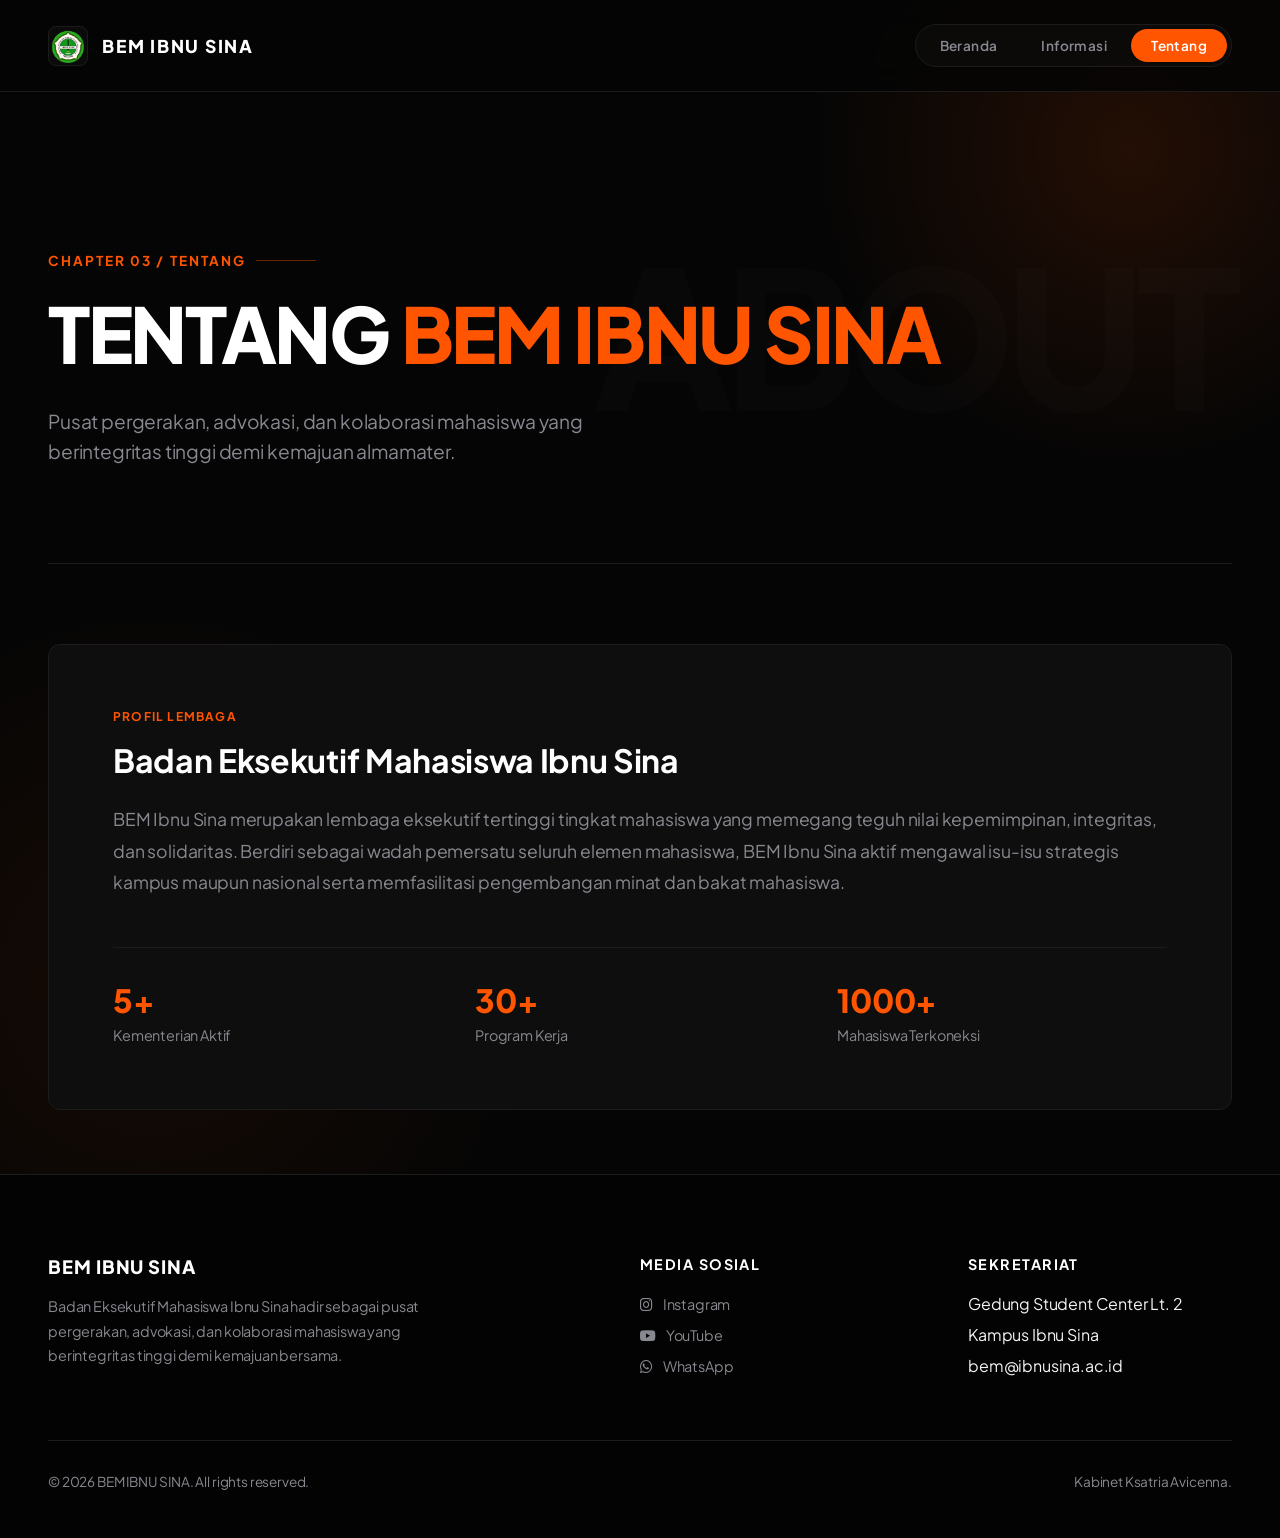
<file: about.html>
<!DOCTYPE html>
<html lang="id">
<head>
    <meta charset="UTF-8">
    <meta name="viewport" content="width=device-width, initial-scale=1.0">
    <title>Tentang Kami — BEM IBNU SINA</title>
    <link href="https://fonts.googleapis.com/css2?family=Plus+Jakarta+Sans:wght@300;400;500;600;700;800&display=swap" rel="stylesheet">
    <link rel="stylesheet" href="https://cdnjs.cloudflare.com/ajax/libs/font-awesome/6.4.0/css/all.min.css">
    <link rel="stylesheet" href="style.css">
    <style>
        .mobile-nav {
            display: none;
            position: fixed;
            bottom: 0;
            left: 0;
            width: 100%;
            background: rgba(10, 10, 10, 0.95);
            backdrop-filter: blur(12px);
            border-top: 1px solid var(--border-subtle);
            z-index: 1000;
            padding: 0.75rem 1rem;
            justify-content: space-around;
        }

        .mobile-nav-btn {
            background: none;
            border: none;
            color: var(--text-muted);
            font-size: 0.75rem;
            font-weight: 600;
            display: flex;
            flex-direction: column;
            align-items: center;
            gap: 4px;
            cursor: pointer;
            text-decoration: none;
            transition: color 0.2s;
        }

        .mobile-nav-btn i {
            font-size: 1.1rem;
        }

        .mobile-nav-btn.active {
            color: var(--accent-ember);
        }

        @media(max-width: 768px) {
            .mobile-nav {
                display: flex;
            }
            body {
                padding-bottom: 70px;
            }
        }
    </style>
</head>
<body>

    <!-- Header -->
    <header>
        <div class="nav-container">
            <a href="index.html" class="brand">
                <div class="brand-logo-box">
                    <img src="logobem-removebg-preview.png" alt="Logo BEM" onerror="this.style.display='none'">
                </div>
                <div class="brand-title">BEM IBNU SINA</div>
            </a>
            <nav>
                <a href="index.html" class="nav-tab">Beranda</a>
                <a href="informasi.html" class="nav-tab">Informasi</a>
                <a href="about.html" class="nav-tab active">Tentang</a>
            </nav>
        </div>
    </header>

    <!-- Main Content -->
    <main>
        <div class="tab-content active">
            <section class="hero">
                <div class="chapter-number">Chapter 03 / Tentang</div>
                <h1>TENTANG <span>BEM IBNU SINA</span></h1>
                <p>Pusat pergerakan, advokasi, dan kolaborasi mahasiswa yang berintegritas tinggi demi kemajuan almamater.</p>
                <div class="ghost-watermark">ABOUT</div>
            </section>

            <div class="card" style="padding: 4rem;">
                <div class="card-tag">Profil Lembaga</div>
                <h3 style="font-size: 2rem; margin-bottom: 1.5rem;">Badan Eksekutif Mahasiswa Ibnu Sina</h3>
                <p style="font-size: 1.1rem; line-height: 1.8; margin-bottom: 3rem;">
                    BEM Ibnu Sina merupakan lembaga eksekutif tertinggi tingkat mahasiswa yang memegang teguh nilai kepemimpinan, integritas, dan solidaritas. Berdiri sebagai wadah pemersatu seluruh elemen mahasiswa, BEM Ibnu Sina aktif mengawal isu-isu strategis kampus maupun nasional serta memfasilitasi pengembangan minat dan bakat mahasiswa.
                </p>
                <div style="display: grid; grid-template-columns: repeat(3, 1fr); gap: 2rem; border-top: 1px solid var(--border-subtle); padding-top: 2rem;">
                    <div>
                        <h4 style="color: var(--accent-ember); font-size: 2rem; font-weight: 800; margin-bottom: 4px;">5+</h4>
                        <span style="color: var(--text-muted); font-size: 0.9rem;">Kementerian Aktif</span>
                    </div>
                    <div>
                        <h4 style="color: var(--accent-ember); font-size: 2rem; font-weight: 800; margin-bottom: 4px;">30+</h4>
                        <span style="color: var(--text-muted); font-size: 0.9rem;">Program Kerja</span>
                    </div>
                    <div>
                        <h4 style="color: var(--accent-ember); font-size: 2rem; font-weight: 800; margin-bottom: 4px;">1000+</h4>
                        <span style="color: var(--text-muted); font-size: 0.9rem;">Mahasiswa Terkoneksi</span>
                    </div>
                </div>
            </div>
        </div>
    </main>

    <!-- Mobile Bottom Navigation Bar -->
    <div class="mobile-nav">
        <a href="index.html" class="mobile-nav-btn">
            <i class="fa-solid fa-house"></i>
            <span>Beranda</span>
        </a>
        <a href="informasi.html" class="mobile-nav-btn">
            <i class="fa-solid fa-newspaper"></i>
            <span>Informasi</span>
        </a>
        <a href="about.html" class="mobile-nav-btn active">
            <i class="fa-solid fa-circle-info"></i>
            <span>Tentang</span>
        </a>
    </div>

    <!-- Footer -->
    <footer>
        <div class="footer-container">
            <div class="footer-brand-col">
                <h3>BEM IBNU SINA</h3>
                <p>Badan Eksekutif Mahasiswa Ibnu Sina hadir sebagai pusat pergerakan, advokasi, dan kolaborasi mahasiswa yang berintegritas tinggi demi kemajuan bersama.</p>
            </div>
            <div class="footer-col">
                <h4>Media Sosial</h4>
                <ul class="footer-links">
                    <li><a href="https://instagram.com" target="_blank"><i class="fa-brands fa-instagram" style="margin-right: 8px;"></i> Instagram</a></li>
                    <li><a href="https://youtube.com" target="_blank"><i class="fa-brands fa-youtube" style="margin-right: 8px;"></i> YouTube</a></li>
                    <li><a href="https://whatsapp.com" target="_blank"><i class="fa-brands fa-whatsapp" style="margin-right: 8px;"></i> WhatsApp</a></li>
                </ul>
            </div>
            <div class="footer-col">
                <h4>Sekretariat</h4>
                <ul class="footer-links">
                    <li>Gedung Student Center Lt. 2</li>
                    <li>Kampus Ibnu Sina</li>
                    <li>bem@ibnusina.ac.id</li>
                </ul>
            </div>
        </div>
        <div class="footer-bottom">
            <div>&copy; 2026 BEM IBNU SINA. All rights reserved.</div>
            <div>Kabinet Ksatria Avicenna.</div>
        </div>
    </footer>
</body>
</html>
</file>
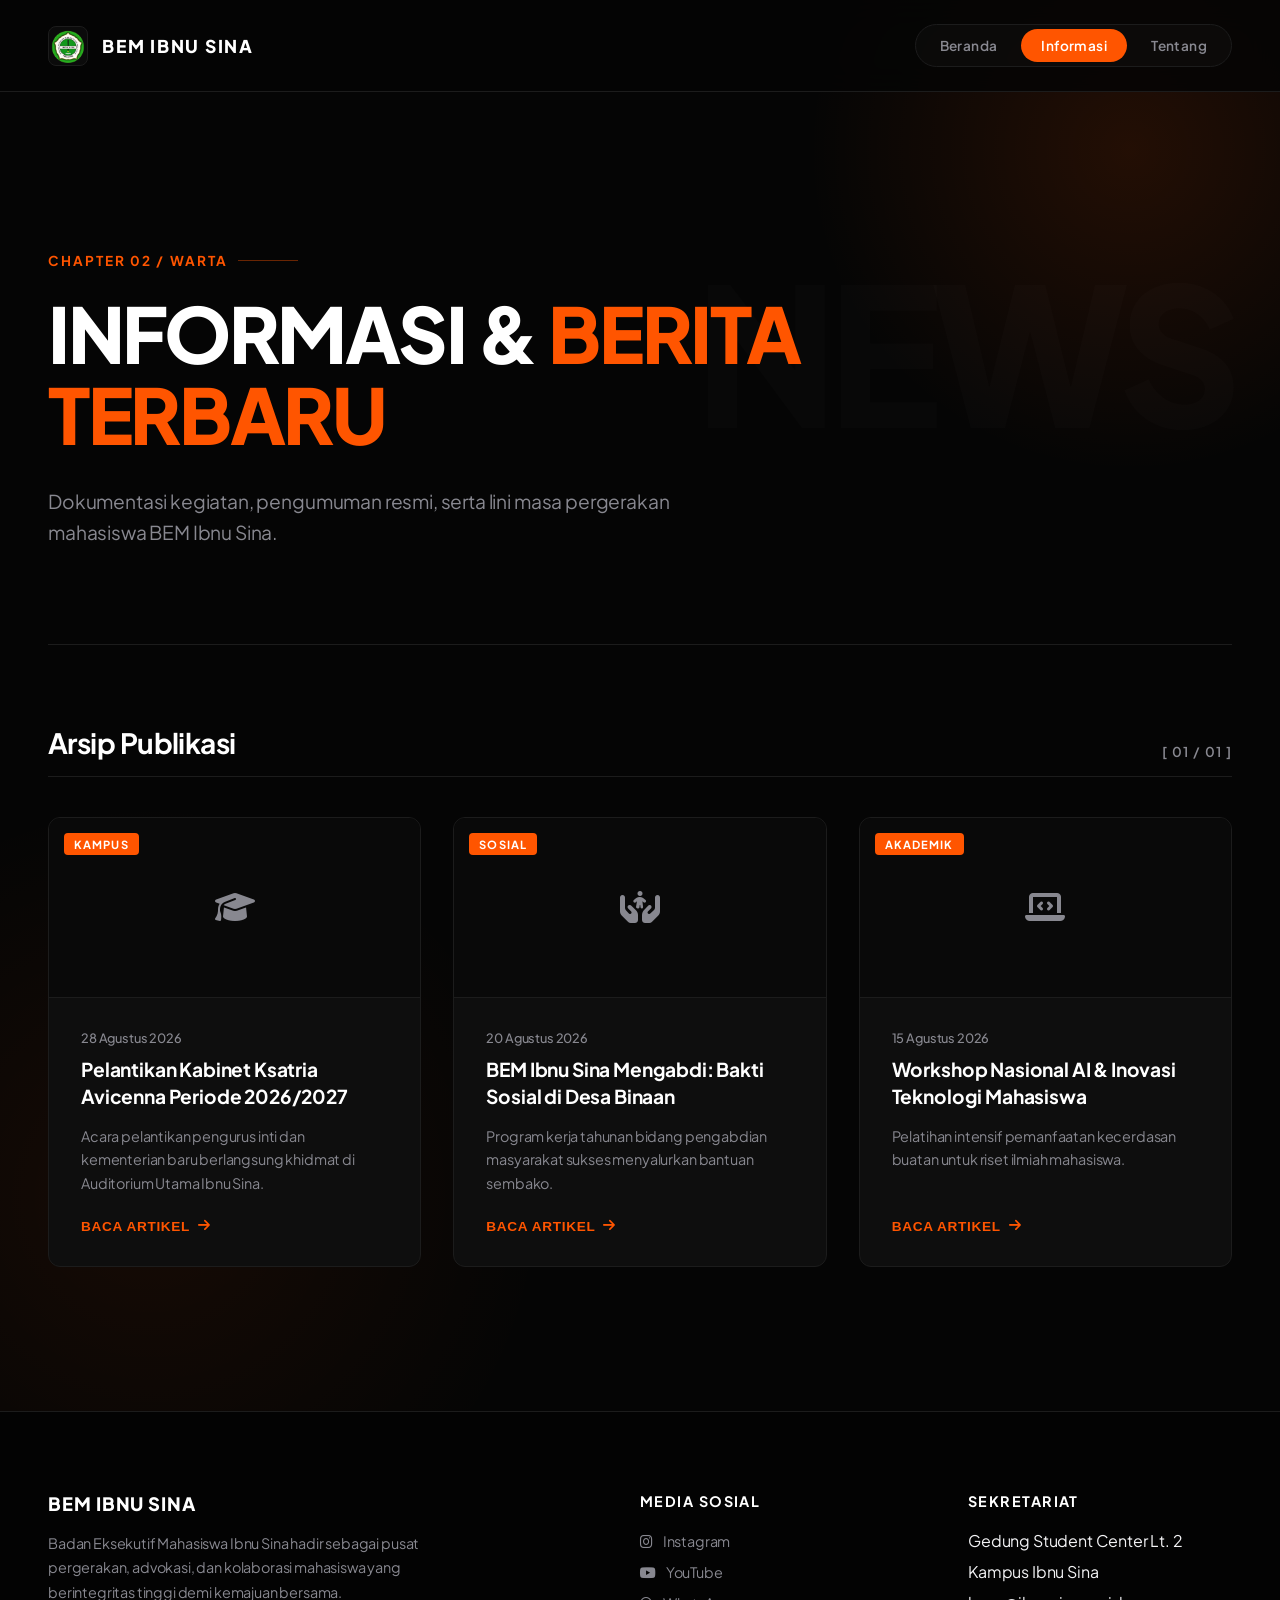
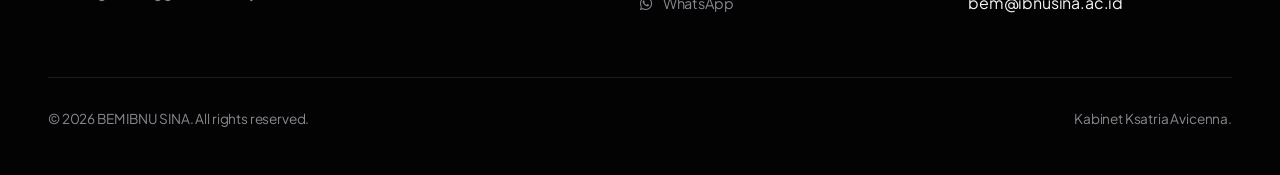
<file: informasi.html>
<!DOCTYPE html>
<html lang="id">
<head>
    <meta charset="UTF-8">
    <meta name="viewport" content="width=device-width, initial-scale=1.0">
    <title>Informasi & Berita — BEM IBNU SINA</title>
    <link href="https://fonts.googleapis.com/css2?family=Plus+Jakarta+Sans:wght@300;400;500;600;700;800&display=swap" rel="stylesheet">
    <link rel="stylesheet" href="https://cdnjs.cloudflare.com/ajax/libs/font-awesome/6.4.0/css/all.min.css">
    <link rel="stylesheet" href="style.css">
    <style>
        .mobile-nav {
            display: none;
            position: fixed;
            bottom: 0;
            left: 0;
            width: 100%;
            background: rgba(10, 10, 10, 0.95);
            backdrop-filter: blur(12px);
            border-top: 1px solid var(--border-subtle);
            z-index: 1000;
            padding: 0.75rem 1rem;
            justify-content: space-around;
        }

        .mobile-nav-btn {
            background: none;
            border: none;
            color: var(--text-muted);
            font-size: 0.75rem;
            font-weight: 600;
            display: flex;
            flex-direction: column;
            align-items: center;
            gap: 4px;
            cursor: pointer;
            text-decoration: none;
            transition: color 0.2s;
        }

        .mobile-nav-btn i {
            font-size: 1.1rem;
        }

        .mobile-nav-btn.active {
            color: var(--accent-ember);
        }

        @media(max-width: 768px) {
            .mobile-nav {
                display: flex;
            }
            body {
                padding-bottom: 70px;
            }
        }
    </style>
</head>
<body>

    <!-- Header -->
    <header>
        <div class="nav-container">
            <a href="index.html" class="brand">
                <div class="brand-logo-box">
                    <img src="logobem-removebg-preview.png" alt="Logo BEM" onerror="this.style.display='none'">
                </div>
                <div class="brand-title">BEM IBNU SINA</div>
            </a>
            <nav>
                <a href="index.html" class="nav-tab">Beranda</a>
                <a href="informasi.html" class="nav-tab active">Informasi</a>
                <a href="about.html" class="nav-tab">Tentang</a>
            </nav>
        </div>
    </header>

    <!-- Main Content -->
    <main>
        <div class="tab-content active">
            <section class="hero">
                <div class="chapter-number">Chapter 02 / Warta</div>
                <h1>INFORMASI & <span>BERITA TERBARU</span></h1>
                <p>Dokumentasi kegiatan, pengumuman resmi, serta lini masa pergerakan mahasiswa BEM Ibnu Sina.</p>
                <div class="ghost-watermark">NEWS</div>
            </section>

            <div class="section-title-wrap">
                <h2>Arsip Publikasi</h2>
                <div class="section-counter">[ 01 / 01 ]</div>
            </div>
            <div class="grid-3">
                <div class="news-card">
                    <div class="news-header-box">
                        <span class="news-badge">Kampus</span>
                        <i class="fa-solid fa-graduation-cap"></i>
                    </div>
                    <div class="news-content">
                        <div class="news-date">28 Agustus 2026</div>
                        <h3>Pelantikan Kabinet Ksatria Avicenna Periode 2026/2027</h3>
                        <p>Acara pelantikan pengurus inti dan kementerian baru berlangsung khidmat di Auditorium Utama Ibnu Sina.</p>
                        <button class="btn-text" onclick="alert('Membuka berita...')">Baca Artikel <i class="fa-solid fa-arrow-right"></i></button>
                    </div>
                </div>

                <div class="news-card">
                    <div class="news-header-box">
                        <span class="news-badge">Sosial</span>
                        <i class="fa-solid fa-hands-holding-child"></i>
                    </div>
                    <div class="news-content">
                        <div class="news-date">20 Agustus 2026</div>
                        <h3>BEM Ibnu Sina Mengabdi: Bakti Sosial di Desa Binaan</h3>
                        <p>Program kerja tahunan bidang pengabdian masyarakat sukses menyalurkan bantuan sembako.</p>
                        <button class="btn-text" onclick="alert('Membuka berita...')">Baca Artikel <i class="fa-solid fa-arrow-right"></i></button>
                    </div>
                </div>

                <div class="news-card">
                    <div class="news-header-box">
                        <span class="news-badge">Akademik</span>
                        <i class="fa-solid fa-laptop-code"></i>
                    </div>
                    <div class="news-content">
                        <div class="news-date">15 Agustus 2026</div>
                        <h3>Workshop Nasional AI & Inovasi Teknologi Mahasiswa</h3>
                        <p>Pelatihan intensif pemanfaatan kecerdasan buatan untuk riset ilmiah mahasiswa.</p>
                        <button class="btn-text" onclick="alert('Membuka berita...')">Baca Artikel <i class="fa-solid fa-arrow-right"></i></button>
                    </div>
                </div>
            </div>
        </div>
    </main>

    <!-- Mobile Bottom Navigation Bar -->
    <div class="mobile-nav">
        <a href="index.html" class="mobile-nav-btn">
            <i class="fa-solid fa-house"></i>
            <span>Beranda</span>
        </a>
        <a href="informasi.html" class="mobile-nav-btn active">
            <i class="fa-solid fa-newspaper"></i>
            <span>Informasi</span>
        </a>
        <a href="about.html" class="mobile-nav-btn">
            <i class="fa-solid fa-circle-info"></i>
            <span>Tentang</span>
        </a>
    </div>

    <!-- Footer -->
    <footer>
        <div class="footer-container">
            <div class="footer-brand-col">
                <h3>BEM IBNU SINA</h3>
                <p>Badan Eksekutif Mahasiswa Ibnu Sina hadir sebagai pusat pergerakan, advokasi, dan kolaborasi mahasiswa yang berintegritas tinggi demi kemajuan bersama.</p>
            </div>
            <div class="footer-col">
                <h4>Media Sosial</h4>
                <ul class="footer-links">
                    <li><a href="https://instagram.com" target="_blank"><i class="fa-brands fa-instagram" style="margin-right: 8px;"></i> Instagram</a></li>
                    <li><a href="https://youtube.com" target="_blank"><i class="fa-brands fa-youtube" style="margin-right: 8px;"></i> YouTube</a></li>
                    <li><a href="https://whatsapp.com" target="_blank"><i class="fa-brands fa-whatsapp" style="margin-right: 8px;"></i> WhatsApp</a></li>
                </ul>
            </div>
            <div class="footer-col">
                <h4>Sekretariat</h4>
                <ul class="footer-links">
                    <li>Gedung Student Center Lt. 2</li>
                    <li>Kampus Ibnu Sina</li>
                    <li>bem@ibnusina.ac.id</li>
                </ul>
            </div>
        </div>
        <div class="footer-bottom">
            <div>&copy; 2026 BEM IBNU SINA. All rights reserved.</div>
            <div>Kabinet Ksatria Avicenna.</div>
        </div>
    </footer>
</body>
</html>
</file>
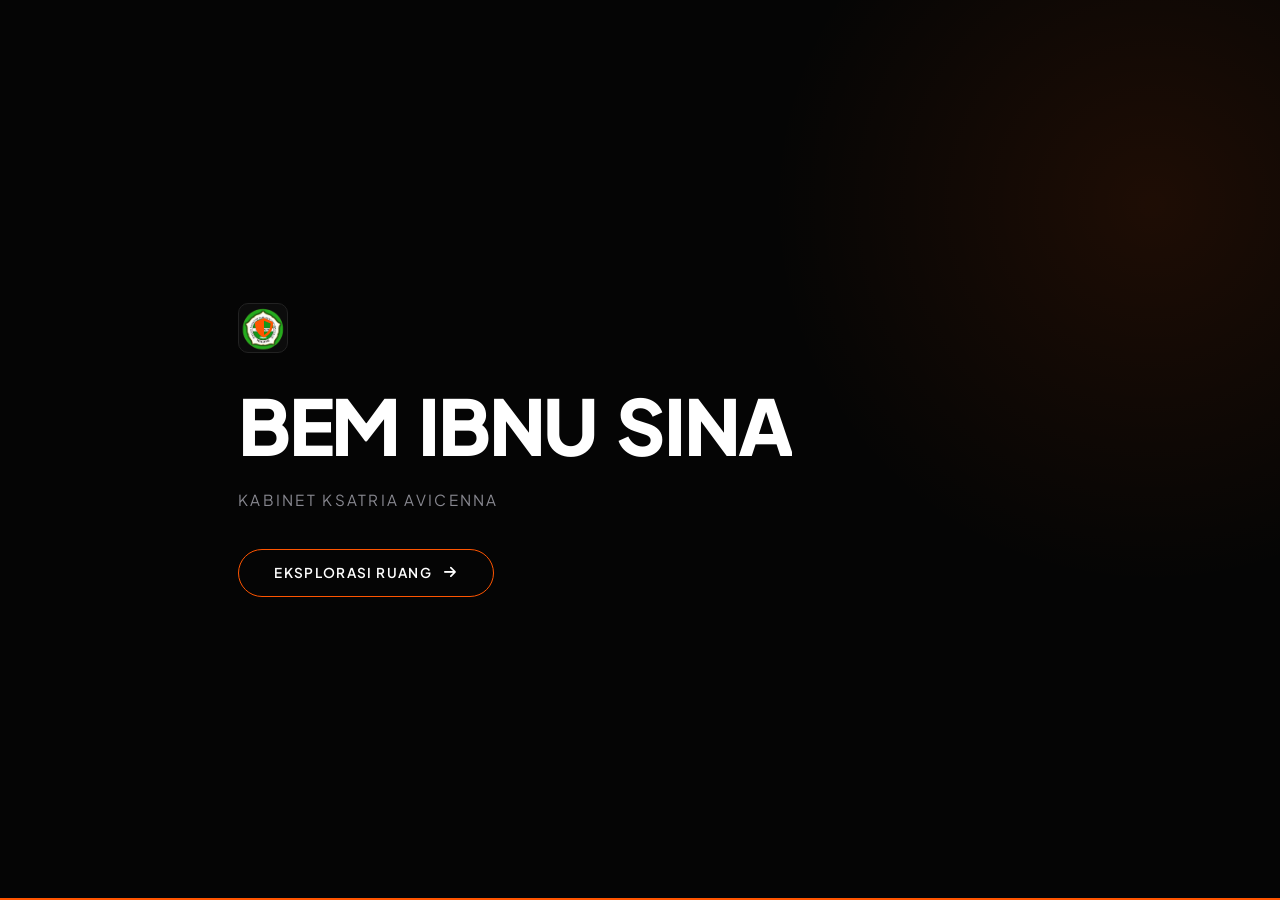
<file: opening.html>
<!DOCTYPE html>
<html lang="id">
<head>
    <meta charset="UTF-8">
    <meta name="viewport" content="width=device-width, initial-scale=1.0">
    <title>BEM IBNU SINA | Ksatria Avicenna</title>
    <link href="https://fonts.googleapis.com/css2?family=Plus+Jakarta+Sans:wght@300;400;500;600;700;800&display=swap" rel="stylesheet">
    <link rel="stylesheet" href="https://cdnjs.cloudflare.com/ajax/libs/font-awesome/6.4.0/css/all.min.css">
    <style>
        :root {
            --bg-base: #050505;
            --accent-ember: #ff5500;
            --text-main: #f3f3f5;
            --text-muted: #888890;
        }

        * {
            margin: 0;
            padding: 0;
            box-sizing: border-box;
        }

        body {
            font-family: 'Plus Jakarta Sans', sans-serif;
            background-color: var(--bg-base);
            color: var(--text-main);
            height: 100vh;
            display: flex;
            align-items: center;
            justify-content: center;
            overflow: hidden;
            position: relative;
        }

        /* Ambient Ember Silhouette */
        body::before {
            content: '';
            position: absolute;
            top: -20vh;
            right: -20vw;
            width: 60vw;
            height: 60vw;
            background: radial-gradient(circle, rgba(255, 85, 0, 0.1) 0%, rgba(5, 5, 5, 0) 70%);
            z-index: 0;
            pointer-events: none;
        }

        .opening-wrapper {
            position: relative;
            z-index: 2;
            display: flex;
            flex-direction: column;
            align-items: flex-start;
            max-width: 900px;
            width: 100%;
            padding: 0 3rem;
        }

        @media(max-width: 768px) {
            .opening-wrapper {
                padding: 0 1.5rem;
                align-items: center;
                text-align: center;
            }
        }

        /* Minimal Logo Reveal */
        .opening-logo {
            width: 50px;
            height: 50px;
            background: rgba(255, 255, 255, 0.03);
            border: 1px solid #222;
            border-radius: 10px;
            display: flex;
            align-items: center;
            justify-content: center;
            color: var(--accent-ember);
            font-size: 1.2rem;
            margin-bottom: 2rem;
            opacity: 0;
            transform: translateY(20px);
            animation: cubicReveal 0.8s cubic-bezier(0.16, 1, 0.3, 1) 0.2s forwards;
            overflow: hidden;
        }

        .opening-logo img {
            width: 100%;
            height: 100%;
            object-fit: contain;
        }

        /* Kinetic Staggered Title */
        .opening-title {
            font-size: clamp(2.5rem, 6vw, 5.5rem);
            font-weight: 800;
            letter-spacing: -0.03em;
            line-height: 1.05;
            color: #fff;
            margin-bottom: 1.5rem;
            display: flex;
            flex-wrap: wrap;
            gap: 0.25em;
        }

        .word {
            display: inline-flex;
            overflow: hidden;
        }

        .char {
            display: inline-block;
            opacity: 0;
            transform: translateY(60px);
            animation: charReveal 0.8s cubic-bezier(0.16, 1, 0.3, 1) forwards;
        }

        /* Stagger Delays calculated per character */
        .char:nth-child(1)  { animation-delay: 0.4s; }
        .char:nth-child(2)  { animation-delay: 0.45s; }
        .char:nth-child(3)  { animation-delay: 0.5s; }
        .char:nth-child(4)  { animation-delay: 0.55s; }
        .char:nth-child(5)  { animation-delay: 0.6s; }
        .char:nth-child(6)  { animation-delay: 0.65s; }
        .char:nth-child(7)  { animation-delay: 0.7s; }
        .char:nth-child(8)  { animation-delay: 0.75s; }
        .char:nth-child(9)  { animation-delay: 0.8s; }
        .char:nth-child(10) { animation-delay: 0.85s; }
        .char:nth-child(11) { animation-delay: 0.9s; }
        .char:nth-child(12) { animation-delay: 0.95s; }

        .highlight {
            color: var(--accent-ember);
        }

        @keyframes charReveal {
            0% { opacity: 0; transform: translateY(60px); }
            100% { opacity: 1; transform: translateY(0); }
        }

        @keyframes cubicReveal {
            0% { opacity: 0; transform: translateY(20px); }
            100% { opacity: 1; transform: translateY(0); }
        }

        /* Subtitle */
        .opening-subtitle {
            font-size: 0.95rem;
            color: var(--text-muted);
            letter-spacing: 0.15em;
            text-transform: uppercase;
            margin-bottom: 2.5rem;
            opacity: 0;
            transform: translateY(20px);
            animation: cubicReveal 0.8s cubic-bezier(0.16, 1, 0.3, 1) 1.1s forwards;
        }

        /* Action link */
        .opening-action {
            opacity: 0;
            transform: translateY(20px);
            animation: cubicReveal 0.8s cubic-bezier(0.16, 1, 0.3, 1) 1.4s forwards;
        }

        .btn-enter {
            background: transparent;
            border: 1px solid var(--accent-ember);
            color: #fff;
            padding: 0.9rem 2.2rem;
            border-radius: 100px;
            font-weight: 600;
            font-size: 0.85rem;
            letter-spacing: 0.1em;
            text-transform: uppercase;
            cursor: pointer;
            text-decoration: none;
            display: inline-flex;
            align-items: center;
            gap: 12px;
            transition: all 0.3s cubic-bezier(0.16, 1, 0.3, 1);
        }

        .btn-enter:hover {
            background: var(--accent-ember);
            border-color: var(--accent-ember);
            padding-left: 2.6rem;
            padding-right: 2.6rem;
        }

        /* Progress / Timer bar at bottom */
        .progress-bar {
            position: absolute;
            bottom: 0;
            left: 0;
            height: 2px;
            background: var(--accent-ember);
            width: 0%;
            animation: loadProgress 4.5s linear 1.5s forwards;
        }

        @keyframes loadProgress {
            0% { width: 0%; }
            100% { width: 100%; }
        }

        /* Curtain Transition Overlay */
        .transition-overlay {
            position: fixed;
            top: 0;
            left: 0;
            width: 100%;
            height: 100%;
            background: var(--bg-base);
            z-index: 9999;
            pointer-events: none;
            opacity: 0;
            transition: opacity 0.6s cubic-bezier(0.16, 1, 0.3, 1);
        }

        .transition-overlay.active {
            opacity: 1;
            pointer-events: all;
        }
    </style>
</head>
<body>

    <div class="transition-overlay" id="overlay"></div>

    <div class="opening-wrapper">
        <div class="opening-logo">
            <img src="logobem-removebg-preview.png" alt="Logo">
            <i class="fa-solid fa-shield-halved" style="position:absolute;"></i>
        </div>

        <h1 class="opening-title">
            <span class="word">
                <span class="char">B</span><span class="char">E</span><span class="char">M</span>
            </span>
            <span class="word">
                <span class="char">I</span><span class="char">B</span><span class="char">N</span><span class="char">U</span>
            </span>
            <span class="word">
                <span class="char">S</span><span class="char">I</span><span class="char">N</span><span class="char">A</span>
            </span>
        </h1>

        <div class="opening-subtitle">Kabinet Ksatria Avicenna</div>

        <div class="opening-action">
            <a href="index.html" class="btn-enter" id="enterBtn">
                Eksplorasi Ruang <i class="fa-solid fa-arrow-right"></i>
            </a>
        </div>
    </div>

    <div class="progress-bar"></div>

    <script>
        const enterBtn = document.getElementById('enterBtn');
        const overlay = document.getElementById('overlay');

        function goToMain(e) {
            if (e) e.preventDefault();
            overlay.classList.add('active');
            setTimeout(() => {
                window.location.href = 'index.html';
            }, 600);
        }

        enterBtn.addEventListener('click', goToMain);

        // Auto redirect after progress bar completes (~6 seconds total)
        setTimeout(() => {
            goToMain();
        }, 6000);
    </script>
</body>
</html>
</file>
<file: style.css>
:root {
    --bg-base: #050505;
    --bg-surface: #0e0e0e;
    --border-subtle: #1c1c1c;
    --border-hover: #333333;
    --accent-ember: #ff5500;
    --text-main: #f3f3f5;
    --text-muted: #888890;
}

* {
    margin: 0;
    padding: 0;
    box-sizing: border-box;
}

body {
    font-family: 'Plus Jakarta Sans', sans-serif;
    background-color: var(--bg-base);
    color: var(--text-main);
    min-height: 100vh;
    display: flex;
    flex-direction: column;
    position: relative;
    overflow-x: hidden;
    letter-spacing: -0.01em;
}

/* One Ember Signal / Orange Silhouette Background */
body::before {
    content: '';
    position: absolute;
    top: -200px;
    right: -200px;
    width: 700px;
    height: 700px;
    background: radial-gradient(circle, rgba(255, 85, 0, 0.12) 0%, rgba(5, 5, 5, 0) 65%);
    z-index: 0;
    pointer-events: none;
}

body::after {
    content: '';
    position: absolute;
    bottom: 10%;
    left: -250px;
    width: 800px;
    height: 800px;
    background: radial-gradient(circle, rgba(255, 85, 0, 0.07) 0%, rgba(5, 5, 5, 0) 70%);
    z-index: 0;
    pointer-events: none;
}

/* Header / Navigation */
header {
    position: sticky;
    top: 0;
    z-index: 1000;
    background: rgba(5, 5, 5, 0.85);
    backdrop-filter: blur(16px);
    border-bottom: 1px solid var(--border-subtle);
}

.nav-container {
    max-width: 1400px;
    margin: 0 auto;
    padding: 1.5rem 3rem;
    display: flex;
    justify-content: space-between;
    align-items: center;
}

@media(max-width: 768px) {
    .nav-container {
        padding: 1.25rem 1.5rem;
    }
}

.brand {
    display: flex;
    align-items: center;
    gap: 14px;
    text-decoration: none;
    cursor: pointer;
}

@keyframes fadeInSlide {
    0% { opacity: 0; transform: translateY(-10px); }
    100% { opacity: 1; transform: translateY(0); }
}

.brand-logo-box {
    width: 40px;
    height: 40px;
    background: rgba(255, 255, 255, 0.03);
    border: 1px solid var(--border-subtle);
    border-radius: 8px;
    display: flex;
    align-items: center;
    justify-content: center;
    color: var(--accent-ember);
    font-size: 1rem;
    overflow: hidden;
    flex-shrink: 0;
    animation: fadeInSlide 0.6s cubic-bezier(0.16, 1, 0.3, 1) forwards;
}

.brand-logo-box img {
    width: 100%;
    height: 100%;
    object-fit: contain;
}

.brand-title {
    font-weight: 800;
    font-size: 1.1rem;
    letter-spacing: 0.1em;
    text-transform: uppercase;
    color: #fff;
    animation: fadeInSlide 0.6s cubic-bezier(0.16, 1, 0.3, 1) 0.15s forwards;
    opacity: 0;
}

.hero h1 {
    animation: fadeInSlide 0.8s cubic-bezier(0.16, 1, 0.3, 1) 0.3s forwards;
    opacity: 0;
}

.hero p {
    animation: fadeInSlide 0.8s cubic-bezier(0.16, 1, 0.3, 1) 0.45s forwards;
    opacity: 0;
}

nav {
    display: flex;
    gap: 4px;
    background: rgba(255, 255, 255, 0.02);
    border: 1px solid var(--border-subtle);
    padding: 4px;
    border-radius: 100px;
}

.nav-tab {
    background: transparent;
    border: none;
    color: var(--text-muted);
    padding: 8px 20px;
    border-radius: 100px;
    font-weight: 600;
    font-size: 0.85rem;
    letter-spacing: 0.03em;
    cursor: pointer;
    text-decoration: none;
    transition: all 0.25s ease;
}

.nav-tab:hover {
    color: var(--text-main);
}

.nav-tab.active {
    background: var(--accent-ember);
    color: #fff;
}

/* Main Content */
main {
    flex: 1;
    max-width: 1400px;
    width: 100%;
    margin: 0 auto;
    padding: 4rem 3rem;
    z-index: 1;
}

@media(max-width: 768px) {
    main {
        padding: 2rem 1.5rem;
    }
    nav {
        display: none;
    }
}

.tab-content {
    display: none;
    animation: fadeIn 0.4s cubic-bezier(0.16, 1, 0.3, 1) forwards;
}

.tab-content.active {
    display: block;
}

@keyframes fadeIn {
    from { opacity: 0; transform: translateY(8px); }
    to { opacity: 1; transform: translateY(0); }
}

/* Hero / Chapter Section */
.hero {
    position: relative;
    padding: 6rem 0;
    margin-bottom: 5rem;
    border-bottom: 1px solid var(--border-subtle);
}

.chapter-number {
    font-size: 0.85rem;
    font-weight: 700;
    letter-spacing: 0.15em;
    color: var(--accent-ember);
    text-transform: uppercase;
    margin-bottom: 1.5rem;
    display: flex;
    align-items: center;
    gap: 10px;
}

.chapter-number::after {
    content: '';
    height: 1px;
    width: 60px;
    background: var(--accent-ember);
    opacity: 0.4;
}

.hero h1 {
    font-size: clamp(2.5rem, 6vw, 5.5rem);
    font-weight: 800;
    line-height: 1.05;
    letter-spacing: -0.03em;
    margin-bottom: 2rem;
    color: #fff;
    max-width: 1050px;
}

.hero h1 span {
    color: var(--accent-ember);
}

.hero p {
    font-size: clamp(1.05rem, 1.5vw, 1.25rem);
    color: var(--text-muted);
    max-width: 650px;
    line-height: 1.6;
}

/* Ghosted Watermark */
.ghost-watermark {
    position: absolute;
    right: 0;
    top: 20%;
    font-size: 15vw;
    font-weight: 900;
    color: rgba(255, 255, 255, 0.015);
    pointer-events: none;
    z-index: -1;
    letter-spacing: -0.05em;
    line-height: 1;
    user-select: none;
}

/* Section Titles */
.section-title-wrap {
    display: flex;
    justify-content: space-between;
    align-items: flex-end;
    margin-bottom: 2.5rem;
    border-bottom: 1px solid var(--border-subtle);
    padding-bottom: 1rem;
}

.section-title-wrap h2 {
    font-size: 1.75rem;
    font-weight: 700;
    letter-spacing: -0.02em;
    color: #fff;
}

.section-counter {
    font-size: 0.85rem;
    color: var(--text-muted);
    font-weight: 600;
    letter-spacing: 0.1em;
}

/* Grid Layouts */
.grid-2 {
    display: grid;
    grid-template-columns: repeat(2, 1fr);
    gap: 2rem;
    margin-bottom: 5rem;
}

.grid-3 {
    display: grid;
    grid-template-columns: repeat(3, 1fr);
    gap: 2rem;
    margin-bottom: 5rem;
}

@media(max-width: 900px) {
    .grid-2, .grid-3 {
        grid-template-columns: 1fr;
    }
}

/* Editorial Cards */
.card {
    background: var(--bg-surface);
    border: 1px solid var(--border-subtle);
    border-radius: 12px;
    padding: 3rem 2.5rem;
    transition: border-color 0.3s ease;
    position: relative;
}

.card:hover {
    border-color: var(--border-hover);
}

.card-tag {
    font-size: 0.75rem;
    font-weight: 700;
    letter-spacing: 0.1em;
    color: var(--accent-ember);
    text-transform: uppercase;
    margin-bottom: 1rem;
}

.card h3 {
    font-size: 1.35rem;
    font-weight: 700;
    margin-bottom: 1rem;
    color: #fff;
    letter-spacing: -0.01em;
}

.card p, .card ul {
    color: var(--text-muted);
    font-size: 0.95rem;
    line-height: 1.7;
}

.card ul {
    list-style: none;
    padding: 0;
}

.card ul li {
    position: relative;
    padding-left: 20px;
    margin-bottom: 12px;
}

.card ul li::before {
    content: '—';
    position: absolute;
    left: 0;
    color: var(--accent-ember);
}

/* Org Structure Cards */
.org-grid {
    display: grid;
    grid-template-columns: repeat(auto-fit, minmax(260px, 1fr));
    gap: 1.5rem;
    margin-bottom: 5rem;
}

.org-card {
    background: var(--bg-surface);
    border: 1px solid var(--border-subtle);
    border-radius: 12px;
    padding: 2rem;
    display: flex;
    align-items: center;
    gap: 1.5rem;
    transition: border-color 0.3s ease;
}

.org-card:hover {
    border-color: var(--border-hover);
}

.org-avatar {
    width: 54px;
    height: 54px;
    background: rgba(255, 255, 255, 0.03);
    border: 1px solid var(--border-subtle);
    border-radius: 50%;
    display: flex;
    align-items: center;
    justify-content: center;
    color: var(--accent-ember);
    font-size: 1.2rem;
    flex-shrink: 0;
}

.org-info h4 {
    font-size: 1.05rem;
    font-weight: 700;
    color: #fff;
    margin-bottom: 4px;
}

.org-info span {
    font-size: 0.8rem;
    color: var(--accent-ember);
    font-weight: 600;
    letter-spacing: 0.03em;
}

/* Member row with photo placeholder */
.member-row {
    display: flex;
    align-items: center;
    gap: 12px;
    margin-bottom: 12px;
}

.member-avatar-sm {
    width: 40px;
    height: 40px;
    background: rgba(255, 255, 255, 0.03);
    border: 1px solid var(--border-subtle);
    border-radius: 50%;
    display: flex;
    align-items: center;
    justify-content: center;
    color: var(--accent-ember);
    font-size: 0.9rem;
    flex-shrink: 0;
    overflow: hidden;
    position: relative;
}

.member-avatar-sm img {
    width: 100%;
    height: 100%;
    object-fit: cover;
    position: absolute;
    top: 0;
    left: 0;
}

.member-avatar-sm img[src=""] {
    display: none;
}

.org-avatar {
    width: 54px;
    height: 54px;
    background: rgba(255, 255, 255, 0.03);
    border: 1px solid var(--border-subtle);
    border-radius: 50%;
    display: flex;
    align-items: center;
    justify-content: center;
    color: var(--accent-ember);
    font-size: 1.2rem;
    flex-shrink: 0;
    overflow: hidden;
    position: relative;
}

.org-avatar img {
    width: 100%;
    height: 100%;
    object-fit: cover;
    position: absolute;
    top: 0;
    left: 0;
}

.org-avatar img[src=""] {
    display: none;
}

/* News Cards */
.news-card {
    background: var(--bg-surface);
    border: 1px solid var(--border-subtle);
    border-radius: 12px;
    overflow: hidden;
    display: flex;
    flex-direction: column;
    transition: border-color 0.3s ease;
}

.news-card:hover {
    border-color: var(--border-hover);
}

.news-header-box {
    height: 180px;
    background: #090909;
    border-bottom: 1px solid var(--border-subtle);
    display: flex;
    align-items: center;
    justify-content: center;
    color: var(--text-muted);
    font-size: 2rem;
    position: relative;
}

.news-badge {
    position: absolute;
    top: 15px;
    left: 15px;
    background: var(--accent-ember);
    color: #fff;
    font-size: 0.7rem;
    font-weight: 700;
    letter-spacing: 0.1em;
    padding: 4px 10px;
    border-radius: 4px;
    text-transform: uppercase;
}

.news-content {
    padding: 2rem;
    display: flex;
    flex-direction: column;
    flex: 1;
}

.news-date {
    font-size: 0.8rem;
    color: var(--text-muted);
    margin-bottom: 10px;
    font-weight: 500;
}

.news-content h3 {
    font-size: 1.2rem;
    font-weight: 700;
    color: #fff;
    margin-bottom: 1rem;
    line-height: 1.4;
}

.news-content p {
    color: var(--text-muted);
    font-size: 0.9rem;
    line-height: 1.6;
    margin-bottom: 1.5rem;
    flex: 1;
}

.btn-text {
    background: transparent;
    border: none;
    color: var(--accent-ember);
    font-weight: 700;
    font-size: 0.85rem;
    letter-spacing: 0.05em;
    text-transform: uppercase;
    cursor: pointer;
    display: flex;
    align-items: center;
    gap: 8px;
    align-self: flex-start;
}

.btn-text:hover {
    opacity: 0.8;
}

/* Footer */
footer {
    background: #030303;
    border-top: 1px solid var(--border-subtle);
    padding: 5rem 3rem 3rem;
    z-index: 2;
    margin-top: auto;
}

.footer-container {
    max-width: 1400px;
    margin: 0 auto;
    display: grid;
    grid-template-columns: 2fr 1fr 1fr;
    gap: 4rem;
    margin-bottom: 4rem;
}

@media(max-width: 768px) {
    .footer-container {
        grid-template-columns: 1fr;
        gap: 2.5rem;
    }
    footer {
        padding: 3rem 1.5rem 2rem;
    }
}

.footer-brand-col h3 {
    font-size: 1.15rem;
    font-weight: 800;
    color: #fff;
    letter-spacing: 0.05em;
    margin-bottom: 1rem;
}

.footer-brand-col p {
    color: var(--text-muted);
    font-size: 0.9rem;
    line-height: 1.7;
    max-width: 400px;
}

.footer-col h4 {
    font-size: 0.9rem;
    font-weight: 700;
    color: #fff;
    letter-spacing: 0.1em;
    text-transform: uppercase;
    margin-bottom: 1.25rem;
}

.footer-links {
    list-style: none;
    display: flex;
    flex-direction: column;
    gap: 10px;
}

.footer-links a {
    color: var(--text-muted);
    text-decoration: none;
    font-size: 0.9rem;
    transition: color 0.2s;
}

.footer-links a:hover {
    color: var(--accent-ember);
}

.footer-bottom {
    max-width: 1400px;
    margin: 0 auto;
    padding-top: 2rem;
    border-top: 1px solid var(--border-subtle);
    display: flex;
    justify-content: space-between;
    align-items: center;
    color: var(--text-muted);
    font-size: 0.85rem;
}

@media(max-width: 768px) {
    .footer-bottom {
        flex-direction: column;
        gap: 1rem;
        text-align: center;
    }
}
</file>
